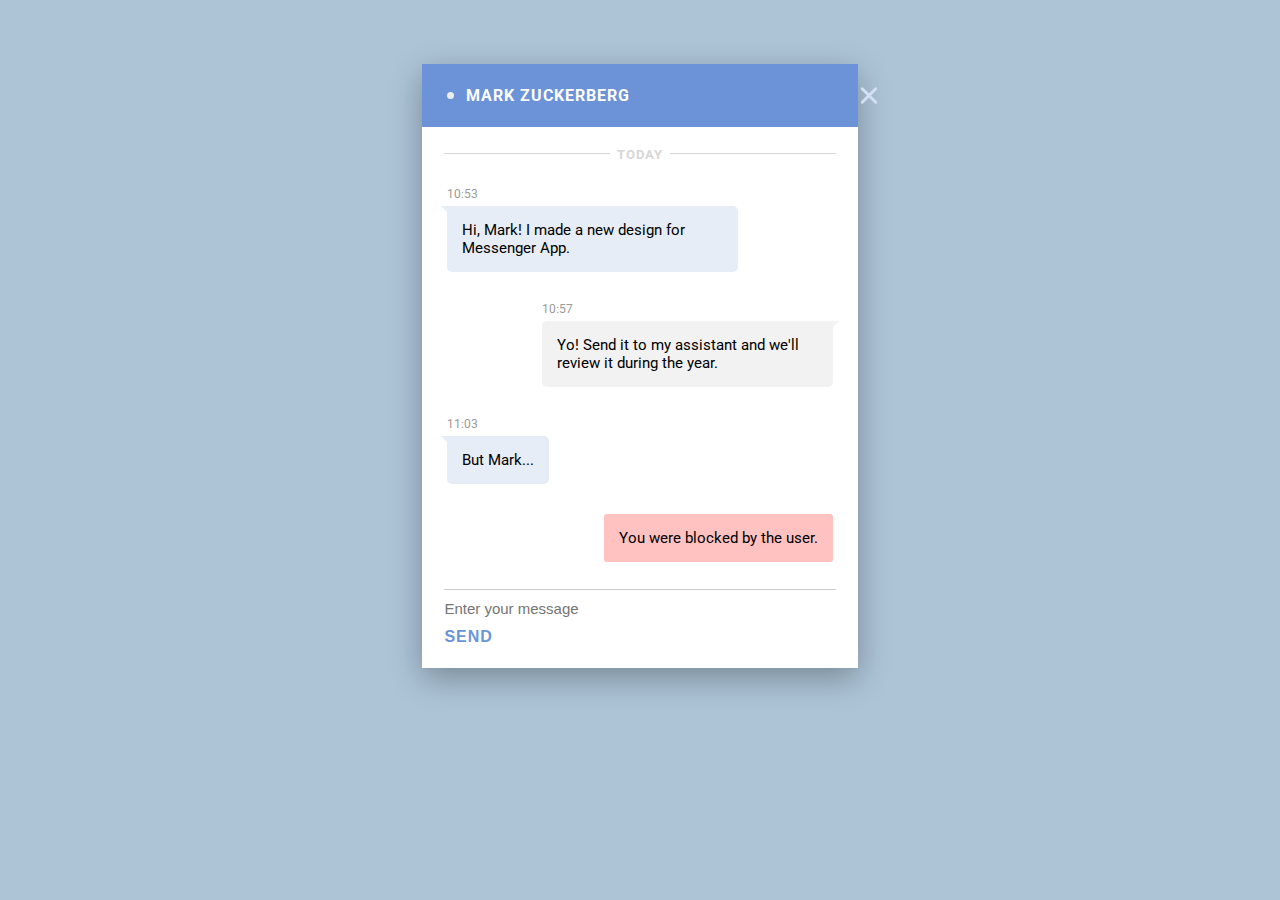
<file: chatbox/index.html>
<!DOCTYPE html>
<html lang="en">
<head>
  <meta charset="UTF-8">
  <meta name="viewport" content="width=device-width, initial-scale=1.0">
  <meta http-equiv="X-UA-Compatible" content="ie=edge">
  <title>Loop 1 - Step 4</title>
  <link href="https://fonts.googleapis.com/css?family=Roboto:400,500,700" rel="stylesheet">
  <link rel="stylesheet" href="./styles.css" />
</head>
<body>
  <section class="main-container">
    <div class="header">
      <div class="bullet"></div>
      <h4>MARK ZUCKERBERG</h4>
      <div class="cross">
        <div class="line"></div>
        <div class="line"></div>
      </div>
    </div>
    <div class="message-box">
      <h5 class="message-date">TODAY</h5>
      <div class="message-container">
        <div class="message-time">10:53</div>
        <p class="message-text-box message-from">Hi, Mark! I made a new design for Messenger App.</p>
      </div>
      <div class="message-container message-container-to">
        <div class="message-time">10:57</div>
        <p class="message-text-box message-to">Yo! Send it to my assistant and we'll review it during the year.</p>
      </div>
      <div class="message-container">
        <div class="message-time">11:03</div>
        <p class="message-text-box message-from">But Mark...</p>
      </div>
      <div class="message-container message-container-to">
        <p class="message-text-box message-block">You were blocked by the user.</p>
      </div>
      <div class="input-message">
        <input type="text" id="input" placeholder="Enter your message">
        <input type="submit" value="Send">
      </div>
    </div>

    </div>
  </section>
</body>
</html>
</file>
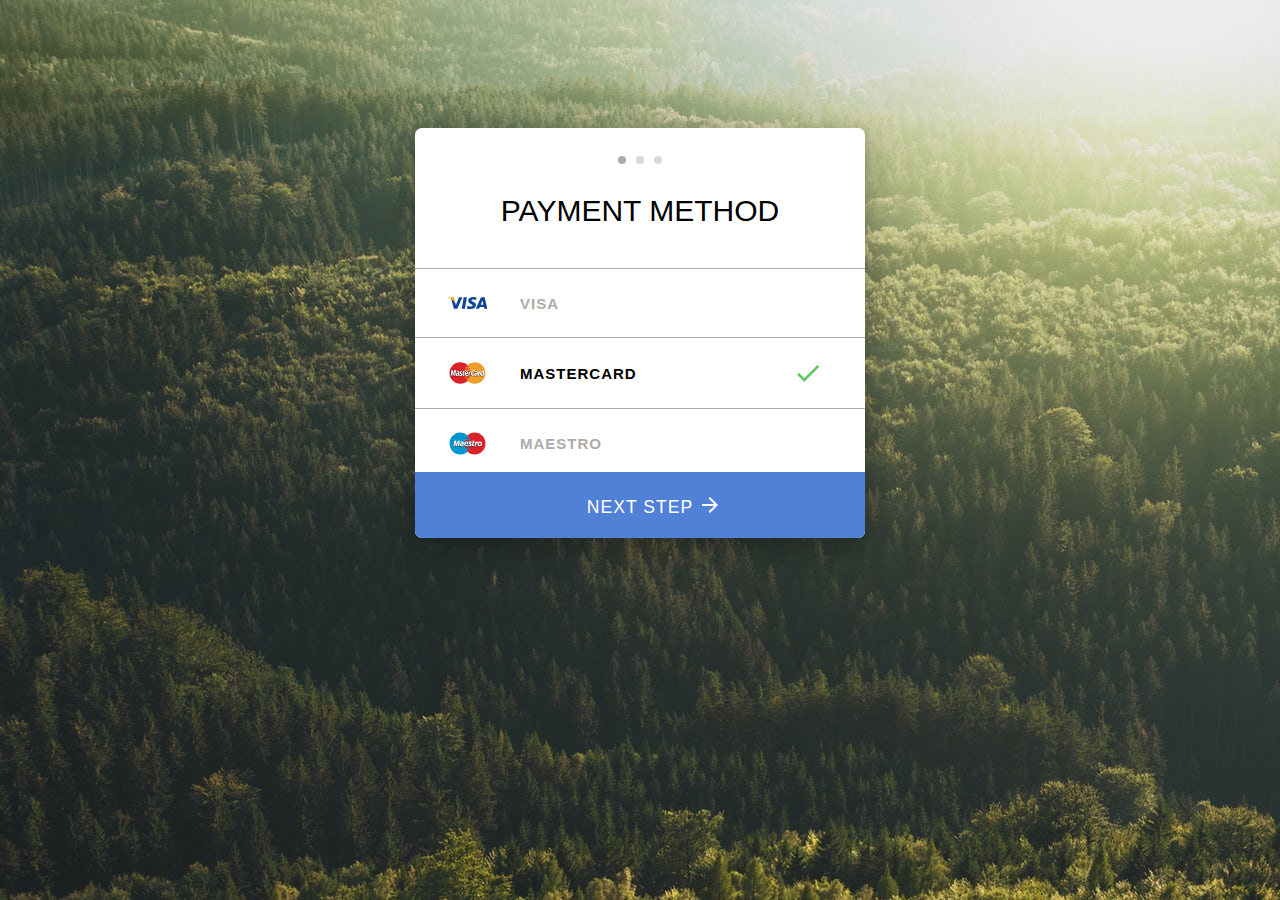
<file: payment-screen/index.html>
<!DOCTYPE html>
<html lang="en">
<head>
  <meta charset="UTF-8">
  <meta name="viewport" content="width=device-width, initial-scale=1.0">
  <meta http-equiv="X-UA-Compatible" content="ie=edge">
  <title>Loop 1 - Step 2</title>
  <link href="https://fonts.googleapis.com/css?family=Roboto:400,500,700" rel="stylesheet">
  <link rel="stylesheet" href="./styles.css" />
</head>
<body>
  <section class="main-container">
    <div class="dots">
      <div class="primary-dot"></div>
      <div class="dot"></div>
      <div class="dot"></div>
    </div>
    <h2>PAYMENT METHOD</h2>
    <div class="payment-method">
      <div>
        <img src="./img/visa.svg" alt="visa">
        <h5>VISA</h5>
      </div>
      <div>
        <img src="./img/mastercard.svg" alt="mastercard">
        <h5 class="primary-method">MASTERCARD</h5>
        <img src="img/check.svg" alt="check icon" class="check-icon">
      </div>
      <div>
        <img src="./img/maestro.svg" alt="maestro">
        <h5>MAESTRO</h5>
      </div>
    </div>  
    <a href="#">
      <div class="next-step">
        <p>NEXT STEP</p>
      </div>
    </a>
  </section>
</body>
</html>
</file>
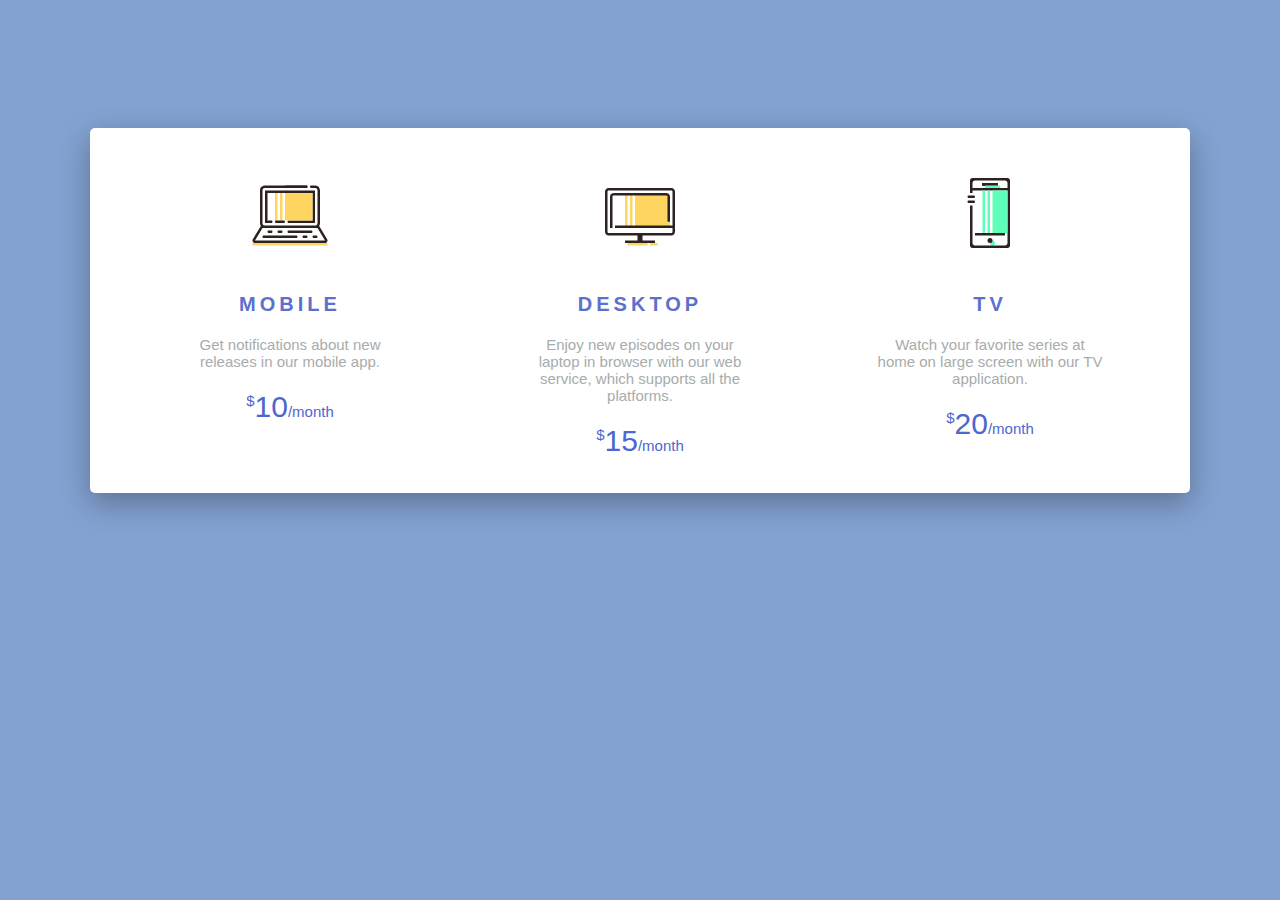
<file: pricing-plan/index.html>
<!DOCTYPE html>
<html lang="en">
<head>
  <meta charset="UTF-8">
  <meta name="viewport" content="width=device-width, initial-scale=1.0">
  <meta http-equiv="X-UA-Compatible" content="ie=edge">
  <title>Loop 1 - Step 1</title>
  <link href="https://fonts.googleapis.com/css?family=Roboto:400,500,700" rel="stylesheet">
  <link rel="stylesheet" href="./styles.css" />
</head>
<body>
  <section class="main-container">
    <div>
      <img src="./img/laptop.svg" alt="laptop">
        <h5>Mobile</h5>
        <p>Get notifications about new releases in our mobile app.</p>
        <p class="price"><span>10</span>/month</p>
    </div>
    <div>
      <img src="./img/monitor.svg" alt="desktop">
      <h5>Desktop</h5>
      <p>Enjoy new episodes on your laptop in browser with our web service, which supports all the platforms.</p>
      <p class="price"><span>15</span>/month</p>
    </div>
    <div>
      <img src="./img/device.svg" alt="device">
      <h5>TV</h5>
      <p>Watch your favorite series at home on large screen with our TV application.</p>
      <p class="price"><span>20</span>/month</p>
    </div>


  </section>
  <!--
    Welcome to your first asset!

    You could've noticed there is a link to Roboto font in the head.
    You can use it in css by typing font-family: Roboto, sans-serif;
    and you can customize it by using font-weight (400, 500 etc. - numbers in the link tag)

    Good luck and have fun!
  -->
</body>
</html>
</file>
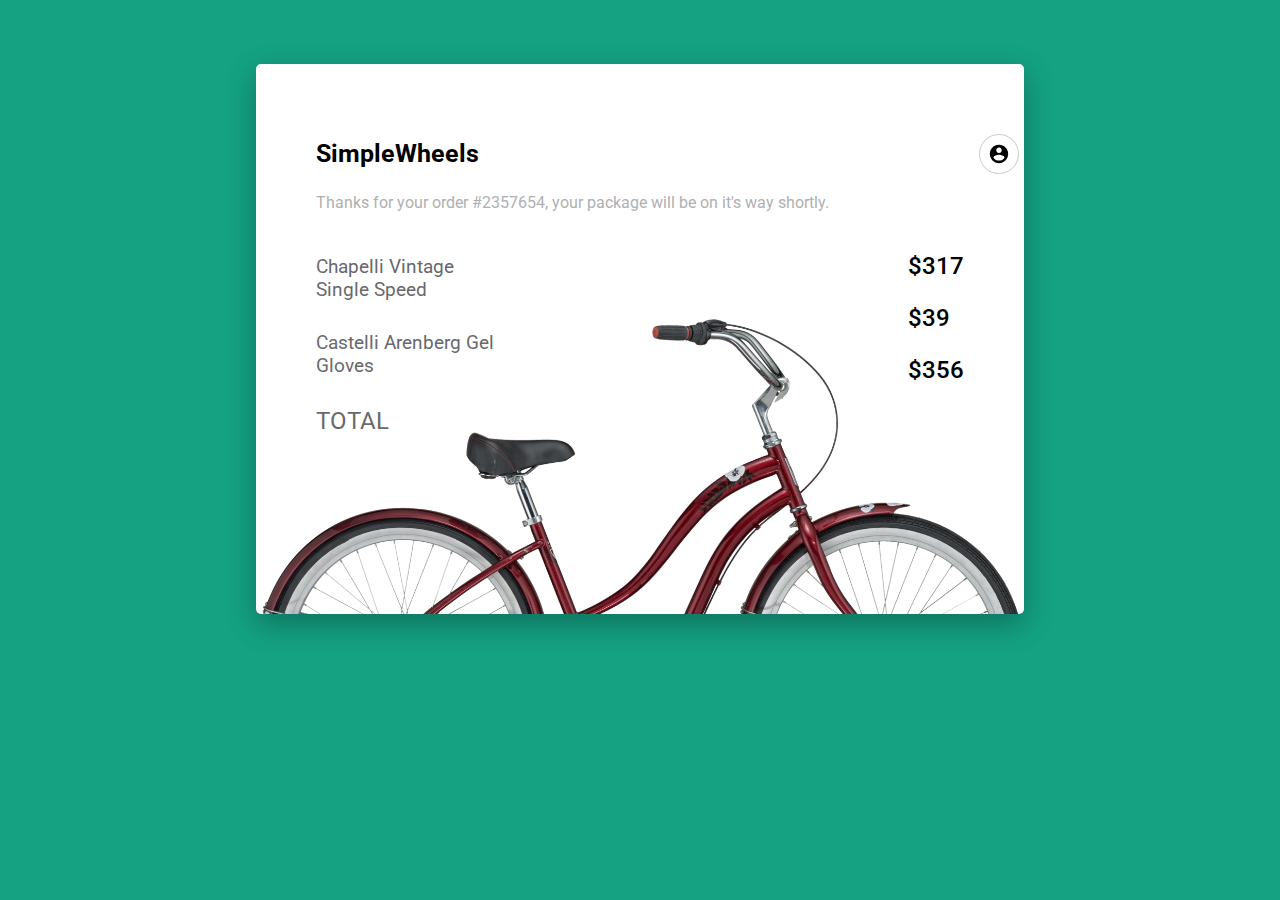
<file: simple-wheels/index.html>
<!DOCTYPE html>
<html lang="en">
<head>
  <meta charset="UTF-8">
  <meta name="viewport" content="width=device-width, initial-scale=1.0">
  <meta http-equiv="X-UA-Compatible" content="ie=edge">
  <title>Loop 1 - Step 3</title>
  <link href="https://fonts.googleapis.com/css?family=Roboto:400,500,700" rel="stylesheet">
  <link rel="stylesheet" href="./styles.css" />
</head>
<body>
  <section class="main-container">
    <div class="main-info-div">
      <div class="main-header">
        <h2>SimpleWheels</h2>      
          <div class="account-container">
            <div class="account-border"></div>
            <img src="img/account.svg" alt="account">
          </div>
      </div>
      <p>Thanks for your order #2357654, your package will be on it's way shortly.</p>
      <div class="wheel-items">
        <div class="items">
          <div>Chapelli Vintage Single Speed</div>
          <div>Castelli Arenberg Gel Gloves</div>
          <div>TOTAL</div>
        </div>
        <div class="price">
          <div>$317</div>
          <div>$39</div>
          <div>$356</div>
        </div>
      </div>
    </div>
  <img class="overlay" src="./img/bicycle.png" alt="bicycle">
  </section>

</body>
</html>
</file>
<file: chatbox/styles.css>
* {
    box-sizing: border-box;
    margin: 0;
    padding: 0;
}

body {
    background-color:#adc4d7;
    display: flex;
    align-items: center;
    justify-content: center;
    margin-top: 5%;
    font-family: 'Roboto', sans-serif;
}

h4 {
    font-family: 'Roboto', sans-serif;
    font-size: 16px;
    letter-spacing: 1px; 
    display: flex;
    justify-content: center;
    align-items: center;
}

.main-container {
    display: flex;
    flex-direction: column;
    background: #fff;
    box-shadow: 0px 10px 30px rgba(0,0,0,0.3);
    width: 34%;
    position: relative;
}

.header {
    background-color: #6c93d8;
    color: #fff;
    display: flex;
    padding: 20px;
}

.bullet {
    width: 7px;
    height: 7px;
    border-radius: 50%;
    background: #ededed;
    margin: 8px 12px 8px 5px;
}

.cross {

    margin: 0;
    display: flex;
    align-items: center;
    position: relative;
    left: 250px;
    cursor: pointer; 
}

.cross:hover .line{
    background: #fff;
}

.line {
    position: absolute;
    right: 0;
    width: 22px;
    height: 3px;
    background: #D3DFF4;
    border-radius: 3px;
    justify-content: flex-end;
}

.line:first-child {
    transform: rotate(45deg);
}

.line:last-child {
    transform: rotate(-45deg);
}

.message-box {  
    display: flex;
    flex-direction: column;
    margin: 10px;
}

.message-container {
    max-width: 70%;
    width: fit-content;
    margin: 15px;
}

.message-container-to {
    align-self: flex-end;
}

.message-time {
    color: #999;
    margin-bottom: 5px;
    display: block; /* so time will be at the start if container is flex-start and  end if flex end*/
    font-size: 12px;
}

.message-text-box {
    padding: 15px;
}

.message-from {
    font-size: 15px;
    background: #e6edf6;
    position: relative;
    border-radius: 0 5px 5px 5px;
}

.message-from::before {
    content: '';
    position: absolute;
    top: 0;
    left: -6px;
    border-style: solid;
    border-color: #e6edf6 #e6edf6 transparent transparent; /* top and right border colored to form diagonal triangle */
}

.message-to {
    font-size: 15px;
    background: #f2f2f2;
    position: relative;
    border-radius: 5px 0 5px 5px;
}

.message-to::before {
    content: '';
    position: absolute;
    top: 0;
    right: -6px;
    border-style: solid;
    border-color: #f2f2f2 transparent transparent #f2f2f2 ; /* top and left border colored to form diagonal triangle */
}

.message-block {
    background: #FFC2C1;
    border-radius: 3px;
    font-size: 15px;
}
.message-date {
    color: #d8d6d6;
    text-align: center;
    position: relative;
    letter-spacing: 1px;
    padding: 10px;
}

.message-date::before {
    content: '';
    width: 40%;
    height: 1px;
    background: #d8d6d6;
    position: absolute;
    left: 12px;
    top: 16px;
}

.message-date::after {
    content: '';
    width: 40%;
    height: 1px;
    background: #d8d6d6;
    position: absolute;
    right: 12px;
    top: 16px;
}

.input-message {
    border-top: 1px solid #ccc;
    margin: 12px;
}


input[type="text"] {
    outline: none;
    padding: 10px 0;
    font-size: 15px;
    border: none;
    width: 87%;
}

input[type="submit"] {
    background: none;
    outline: none;
    border: none;
    cursor: pointer;
    color: #6A96D8;
    text-transform: uppercase;
    font-weight: bold;
    letter-spacing: 1px;
    font-size: 16px;
}
</file>
<file: payment-screen/styles.css>
* {
    box-sizing: border-box;
    margin: 0;
    padding: 0;
}

body {
    background-image: url("./img/background.jpg");
    display: flex;
    align-items: center;
    justify-content: center;
    margin-top: 10%;
    font-family: sans-serif;
}

img {
    display: flex;
    align-items: center;
    justify-content: center; 
    width: 45px;
    margin-right: 30px;
}

h2 {
    display: flex;
    align-items: center;
    justify-content: center;
    padding: 30px 30px 40px;
    font-weight: normal;
    font-size: 30px;
}

h5 {
    display: flex;
    align-items: center;
    justify-content: center;
    font-size: 15px;
    color: #aeabaa;
    letter-spacing: 1px;
    margin-right: 40%;
}

.main-container {
    display: flex;
    flex-direction: column;
    background: #fff;
    border-radius: 7px;
    box-shadow: 0px 10px 30px rgba(0,0,0,0.3);
    width: 450px;
    position: relative;
    height: 410px;
    overflow: hidden;
}

.payment-method > div {
    justify-content: left;
    display: flex;
    padding: 20px 30px;
    border-top: solid #aeabaa 0.5px;
}

.payment-method > div:hover {
    background-color: #dcdbdb;
    cursor: pointer;
}

.dots {
    display: flex;
    justify-content: center;
    margin-top: 28px;
}

.dot, .primary-dot {
    width: 8px;
    height: 8px;
    background: #dcdbdb;
    border-radius: 50%;
    margin: 0 5px;
}

.primary-dot {
    background: #aeabaa;
}

.next-step {
    display: flex;
    align-items: center;
    justify-content: center;
    background: #5081D7;
    padding: 25px 0;
}

.check-icon {
    height: 30px;
}

.primary-method {
    color: black;
}

a {
    text-decoration: none;
    position: absolute;
    top: 344px;
    width: 100%;
}

a:active {
    position: relative;
    top: 2px;
}

.next-step {
    background: #5081D7;
}

.next-step p {
    font-weight: 400;
    color: #fff;
    letter-spacing: 1px;
    font-size: 1.1em;
    position: relative;
}

.next-step p::after {
    content: url(img/arrow.svg);
    position: absolute;
    top: -4px;
    padding-left: 5px;
}

.next-step:hover {  
    background: #4B83F1;
}
</file>
<file: pricing-plan/styles.css>
* {
  box-sizing: border-box;
  margin: 0;
  padding: 0;
}

body {
  background-color: #83a2d1;
  display: flex;
  align-items: center;
  justify-content: center;
  margin-top: 10%;
  font-family: sans-serif;
}

img {
  width: 80px;
  margin: 20px auto;
}

h5{
  color: #5b71cd;
  text-transform: uppercase;
  font-size: 20px;
  font-weight: 700;
  letter-spacing: 4px;
  padding: 20px 0 10px 0 ;
}

span {
  font-size: 30px;
}

span::before {
  vertical-align: super;
  content: '$';
  font-size: 50%;

}

p {
  font-size: 15px;
  font-weight: 500;
  color: #A7ACAC;
  padding: 10px 0;
}

.price {
  color: #4D67CE;
}


.main-container {
  display: flex;
  background: #fff;
  border-radius: 5px;
  box-shadow: 0px 10px 30px rgba(0,0,0,0.3);
  padding: 25px;
}

.main-container > div {
  text-align: center;
  display: flex;
  flex-direction: column;
  width: 350px;
  padding: 0 60px;
  border-radius: 5px;
  height: 100%;
}


.main-container > div:hover {
  background: #F6F6F6;
  cursor: pointer;
}
</file>
<file: simple-wheels/styles.css>
* {
    box-sizing: border-box;
    margin: 0;
    padding: 0;
    /* border: solid 0.5px red; */
}

body {
    background-color:#14a283;
    display: flex;
    align-items: center;
    justify-content: center;
    margin-top: 5%;
    font-family: 'Roboto', sans-serif;
}

p {
    color: #aeb0b2;
    margin-bottom: 28px;
}

.main-container {
    display: flex;
    flex-direction: column;
    background: #fff;
    border-radius: 5px;
    box-shadow: 0px 10px 30px rgba(0,0,0,0.3);
    width: 60%;
    position: relative;
    height: 550px;
    overflow: hidden;
}

.main-info-div {
    margin: 60px;
}

.main-header {
    display: flex;
    flex-direction: row;
    padding-bottom: 10px;
}

.main-header h2 {
    padding: 15px 520px  15px 0  ;
    font-size: 25px;
}

.account-container {
    position: relative;
    display: flex;
    justify-content: center;
    align-items: center;
    cursor: pointer;
}

.account-container img {

    background: #fff;
    padding: 8px;
    border-radius: 50%;
    position: absolute;
    border: 1px solid #ccc;
    width: 40px;
}

.account-border {
    width: 40px;
    height: 40px;
    border-radius: 50%;
    background: #ededed;
    position: absolute;
}
.account-container:hover .account-border {
    transform: scale(1.3);
}

.wheel-items {
    display: flex;
    flex-direction: row;
}


.items {
    display:flex;
    flex-direction: column;
    font-size: 19px;
    color: #68696c;
}

.items div:last-child {

    font-size: 24px;
}

.price {
    display:flex;
    flex-direction: column;
    font-size: 24px;
    font-weight: 500;
}


.items > div {
    padding: 15px 400px  15px 0  ;
}

.price > div  {
    padding: 12px 0  ;
}

.overlay {
    position: absolute;
    width: 100%;
    top: 175px;
}
</file>
